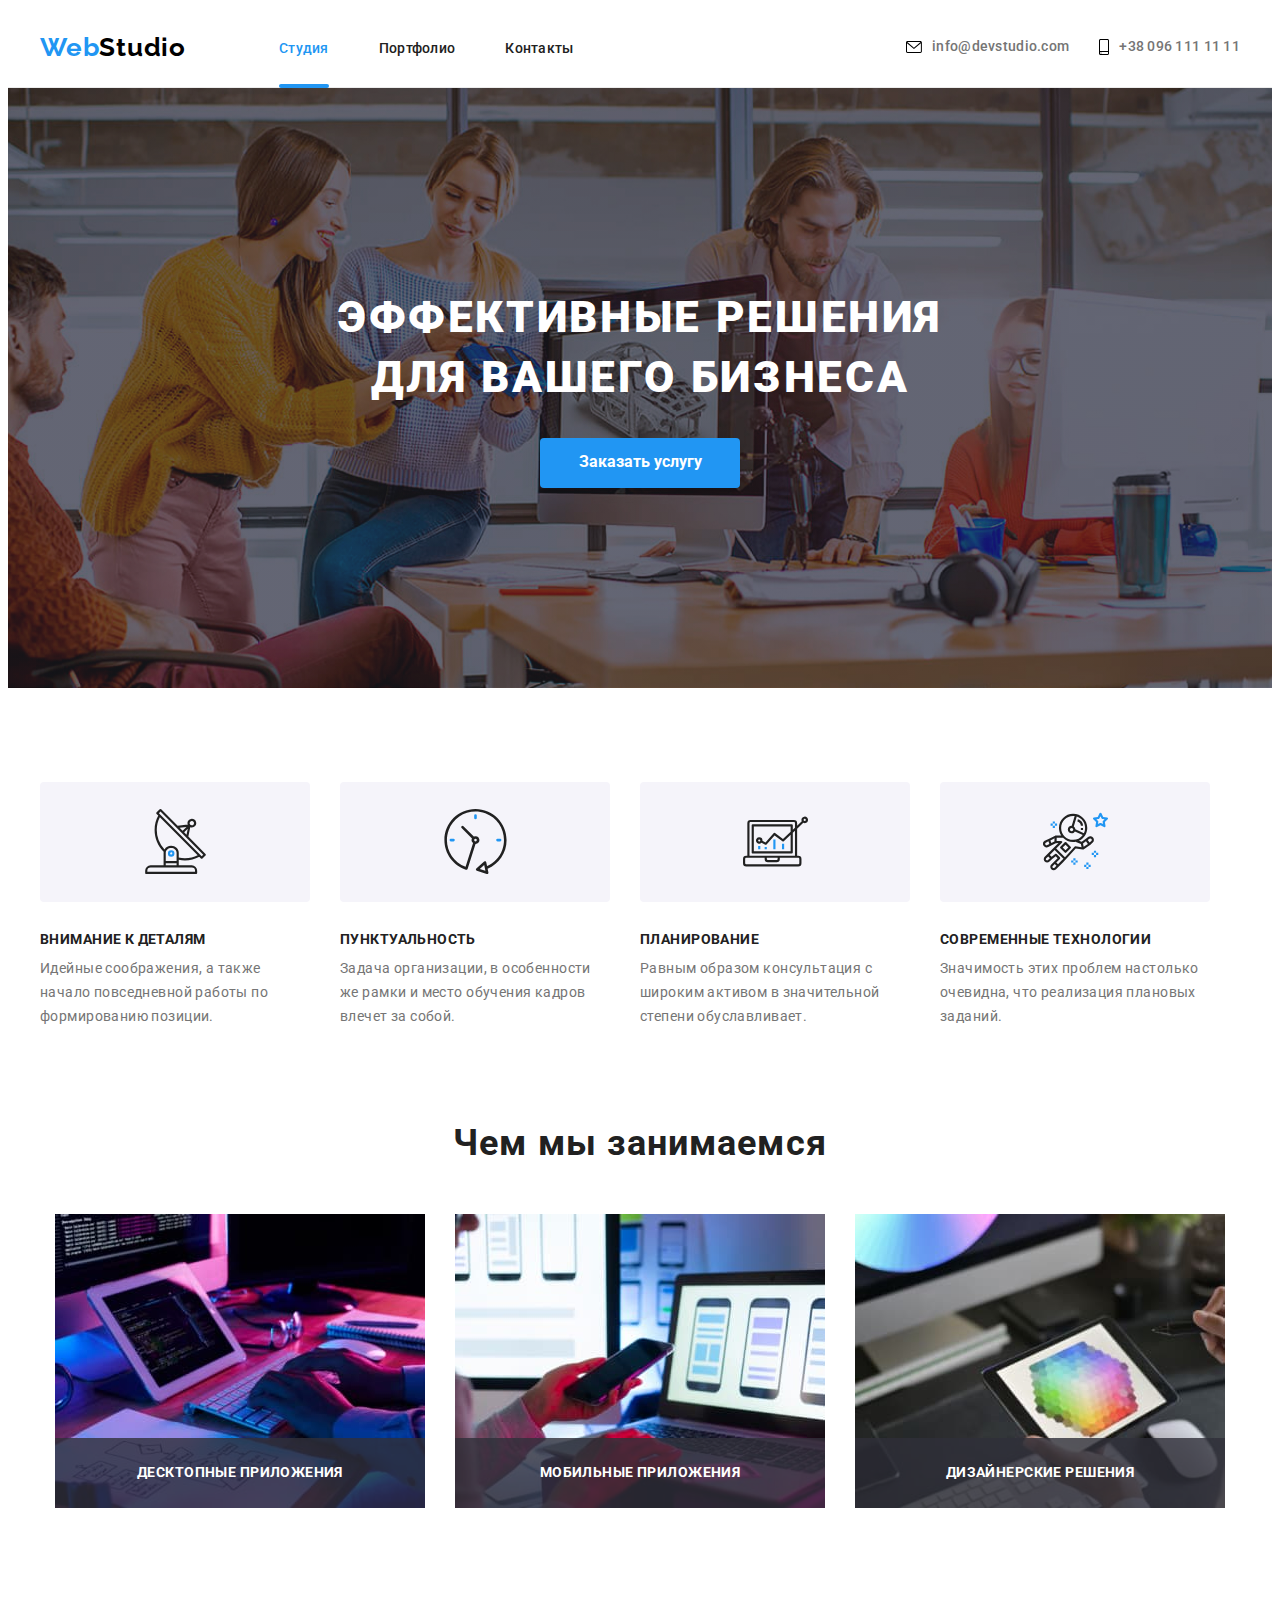
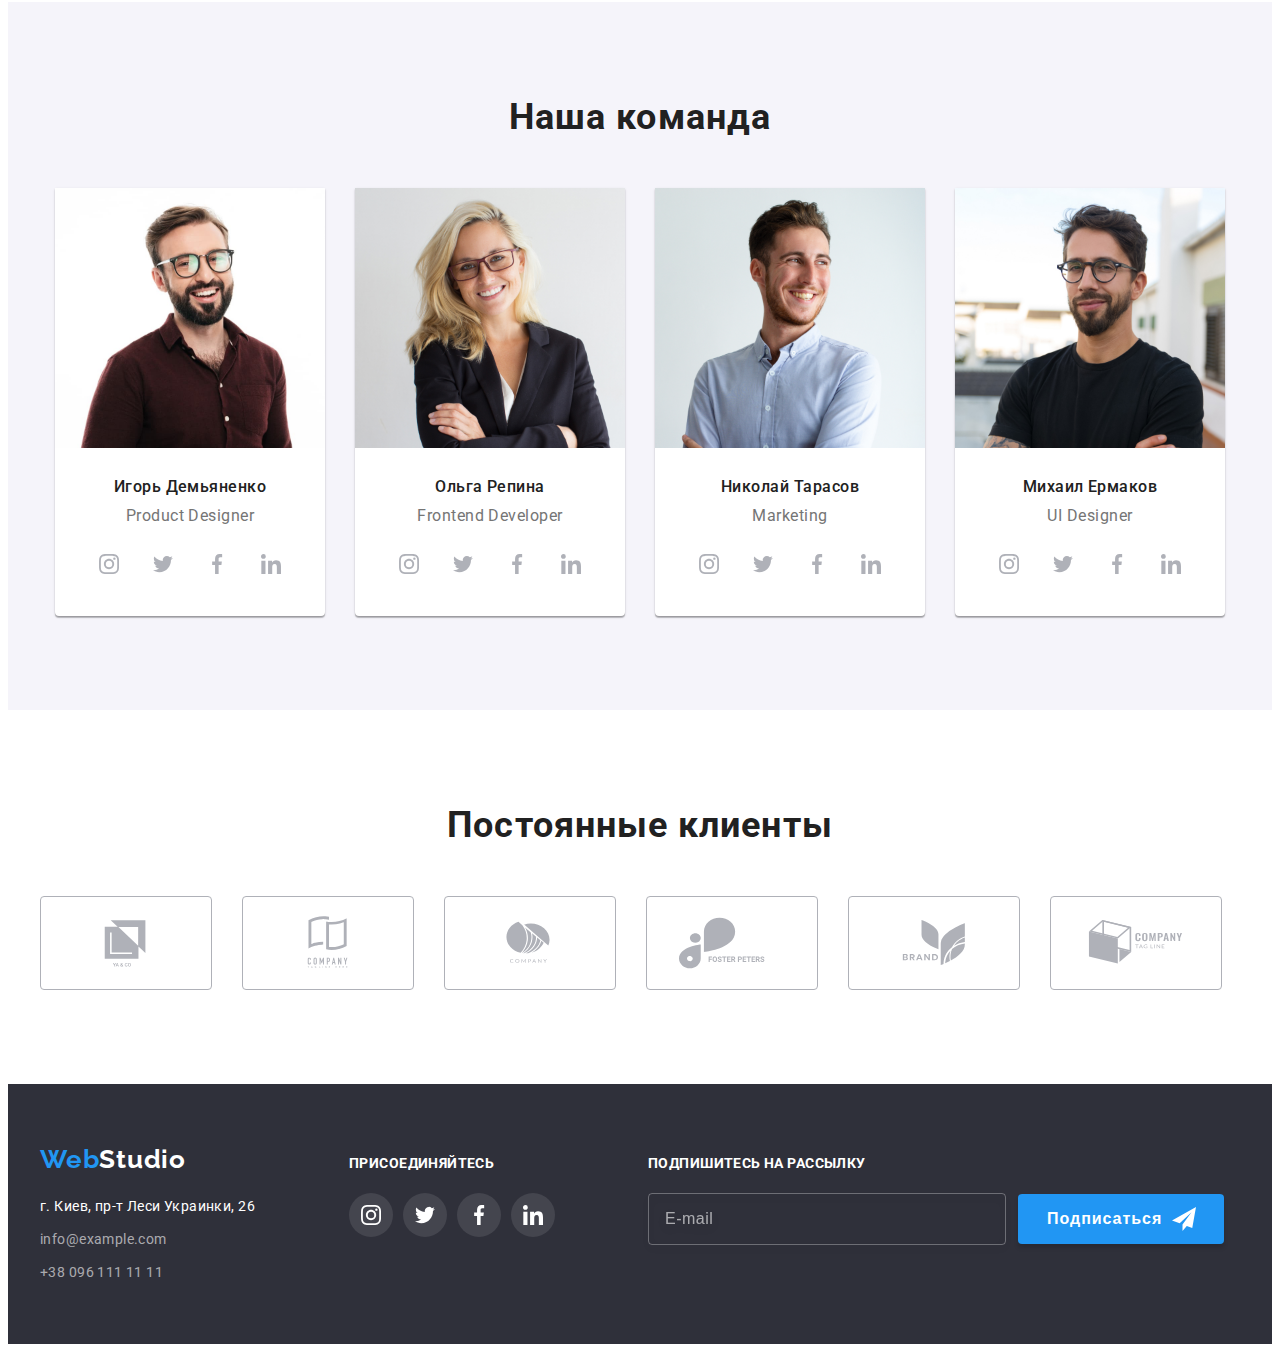
<file: index.html>
<!DOCTYPE html>
<html lang="ru">
  <head>
    <meta charset="UTF-8" />
    <meta http-equiv="X-UA-Compatible" content="IE=edge" />
    <meta name="viewport" content="width=device-width, initial-scale=1.0" />
    <link
      rel="stylesheet"
      href="https://cdnjs.cloudflare.com/ajax/libs/modern-normalize/1.1.0/modern-normalize.min.css"
      integrity="sha512-wpPYUAdjBVSE4KJnH1VR1HeZfpl1ub8YT/NKx4PuQ5NmX2tKuGu6U/JRp5y+Y8XG2tV+wKQpNHVUX03MfMFn9Q=="
      crossorigin="anonymous"
      referrerpolicy="no-referrer"
    />
    <link rel="stylesheet" href="./css/main.min.css" />
    <link rel="preconnect" href="https://fonts.googleapis.com" />
    <link rel="preconnect" href="https://fonts.gstatic.com" crossorigin />
    <link
      href="https://fonts.googleapis.com/css2?family=Raleway:wght@700&family=Roboto:wght@400;500;700;900&display=swap"
      rel="stylesheet"
    />
    <title>7 Homework</title>
  </head>

  <body>
    
    <header class="header">
      <div class="header__top container">
        <a class="logo header__logo" href="#logo"> Web<span class="header__logo-text">Studio</span></a>

        <nav class="header__nav">
          <ul class="header__nav-list">
            <li class="header__nav-list-item">
              <a class="header__nav-list-link current" href="./index.html">Студия</a>
            </li>
            <li class="header__nav-list-item">
              <a class="header__nav-list-link" href="./portfolio.html">Портфолио</a>
            </li>
            <li class="header__nav-list-item">
              <a class="header__nav-list-link" href="./contacts.html">Контакты</a>
            </li>
          </ul>
        </nav>

        <ul class="header__links">
          <li class="header__links-item">
            <a class="header__link" href="mailto:info@devstudio.com">
              <svg class="header__link-icon" width="16" height="12">
                <use href="./images/symbol-defs.svg#icon-envelope"></use>
              </svg>
              info@devstudio.com
            </a>
          </li>
          <li class="header__links-item">
            <a class="header__link" href="tel:+380961111111">
              <svg class="header__link-icon" width="10" height="16">
                <use href="./images/symbol-defs.svg#icon-phone"></use>
              </svg>
              +38 096 111 11 11</a
            >
          </li>
        </ul>
      </div>
    </header>

    <main class="main">
      <!-- banner  -->
      <section class="banner">
        <div class="container">
          <h1 class="banner__title">
            Эффективные решения<br />
            для вашего бизнеса
          </h1>
          <button class="banner__btn" type="button" data-modal-open>Заказать услугу</button>
        </div>
      </section>

      <!-- features  -->
      <section class="features">
        <div class="container">
          <h2 class="features-title visually-hidden">Наши особености</h2>

          <ul class="features__list">
            <li class="features__list-item">
              <div class="wrap-icons">
                <svg class="features__list-icon" width="65" height="65">
                  <use href="./images/symbol-defs.svg#icon-antenna"></use>
                </svg>
              </div>
              <h3 class="features__list-title">Внимание к деталям</h3>
              <p class="features__list-descr">
                Идейные соображения, а также начало повседневной работы по формированию позиции.
              </p>
            </li>
            <li class="features__list-item">
              <div class="wrap-icons">
                <svg class="features__list-icon" width="65" height="65">
                  <use href="./images/symbol-defs.svg#icon-clock"></use>
                </svg>
              </div>
              <h3 class="features__list-title">Пунктуальность</h3>
              <p class="features__list-descr">
                Задача организации, в особенности же рамки и место обучения кадров влечет за собой.
              </p>
            </li>
            <li class="features__list-item">
              <div class="wrap-icons">
                <svg class="features__list-icon" width="65" height="65">
                  <use href="./images/symbol-defs.svg#icon-diagram"></use>
                </svg>
              </div>
              <h3 class="features__list-title">Планирование</h3>
              <p class="features__list-descr">
                Равным образом консультация с широким активом в значительной степени обуславливает.
              </p>
            </li>
            <li class="features__list-item">
              <div class="wrap-icons">
                <svg class="features__list-icon" width="65" height="65">
                  <use href="./images/symbol-defs.svg#icon-astronaut"></use>
                </svg>
              </div>
              <h3 class="features__list-title">Современные технологии</h3>
              <p class="features__list-descr">
                Значимость этих проблем настолько очевидна, что реализация плановых заданий.
              </p>
            </li>
          </ul>
        </div>
      </section>

      <!-- about -->
      <section class="about">
        <div class="container">
          <h2 class="about-title">Чем мы занимаемся</h2>

          <ul class="about__list">
            <li class="about__list-item">
              <a class="about__list-link" href="#">
                <img width="370" src="./images/make-website.jpg" alt="make up a website" />
                <p class="about__list-descr">Десктопные приложения</p>
              </a>
            </li>

            <li class="about__list-item">
              <a class="about__list-link" href="#">
                <img width="370" src="./images/design.jpg" alt="design" />
                <p class="about__list-descr">Мобильные приложения</p>
              </a>
            </li>

            <li class="about__list-item">
              <a class="about__list-link" href="#">
                <img width="370" src="./images/external-design.jpg" alt="external design" />
                <p class="about__list-descr">Дизайнерские решения</p>
              </a>
            </li>
          </ul>
        </div>
      </section>

      <!-- team -->
      <section class="team">
        <div class="container">
          <h2 class="team-title">Наша команда</h2>

          <ul class="team-list">
            <li class="team__list-item">
              <img width="270" src="./images/profile1.jpg" alt="profile" />
              <div class="team-wrap">
                <h3 class="team__list-title">Игорь Демьяненко</h3>
                <p class="team__list-descr" lang="en">Product Designer</p>

                <ul class="soc-list">
                  <li class="soc-list__item">
                    <a class="soc-list__link" href="#instagram">
                      <svg class="soc-icon" width="20" height="20">
                        <use href="./images/symbol-defs.svg#icon-instagram"></use>
                      </svg>
                    </a>
                  </li>
                  <li class="soc-list__item">
                    <a class="soc-list__link" href="#twitter">
                      <svg class="soc-icon" width="20" height="20">
                        <use href="./images/symbol-defs.svg#icon-twitter"></use>
                      </svg>
                    </a>
                  </li>
                  <li class="soc-list__item">
                    <a class="soc-list__link" href="#facebook">
                      <svg class="soc-icon" width="20" height="20">
                        <use href="./images/symbol-defs.svg#icon-facebook"></use>
                      </svg>
                    </a>
                  </li>
                  <li class="soc-list__item">
                    <a class="soc-list__link" href="#linkedin">
                      <svg class="soc-icon" width="20" height="20">
                        <use href="./images/symbol-defs.svg#icon-linkedin"></use>
                      </svg>
                    </a>
                  </li>
                </ul>
              </div>
            </li>
            <li class="team__list-item">
              <img width="270" src="./images/profile2.jpg" alt="profile" />
              <div class="team-wrap">
                <h3 class="team__list-title">Ольга Репина</h3>
                <p class="team__list-descr" lang="en">Frontend Developer</p>

                <ul class="soc-list">
                  <li class="soc-list__item">
                    <a class="soc-list__link" href="#instagram">
                      <svg class="soc-icon" width="20" height="20">
                        <use href="./images/symbol-defs.svg#icon-instagram"></use>
                      </svg>
                    </a>
                  </li>
                  <li class="soc-list__item">
                    <a class="soc-list__link" href="#twitter">
                      <svg class="soc-icon" width="20" height="20">
                        <use href="./images/symbol-defs.svg#icon-twitter"></use>
                      </svg>
                    </a>
                  </li>
                  <li class="soc-list__item">
                    <a class="soc-list__link" href="#facebook">
                      <svg class="soc-icon" width="20" height="20">
                        <use href="./images/symbol-defs.svg#icon-facebook"></use>
                      </svg>
                    </a>
                  </li>
                  <li class="soc-list__item">
                    <a class="soc-list__link" href="#linkedin">
                      <svg class="soc-icon" width="20" height="20">
                        <use href="./images/symbol-defs.svg#icon-linkedin"></use>
                      </svg>
                    </a>
                  </li>
                </ul>
              </div>
            </li>
            <li class="team__list-item">
              <img width="270" src="./images/profile3.jpg" alt="profile" />
              <div class="team-wrap">
                <h3 class="team__list-title">Николай Тарасов</h3>
                <p class="team__list-descr" lang="en">Marketing</p>

                <ul class="soc-list">
                  <li class="soc-list__item">
                    <a class="soc-list__link" href="#instagram">
                      <svg width="20" height="20">
                        <use href="./images/symbol-defs.svg#icon-instagram"></use>
                      </svg>
                    </a>
                  </li>
                  <li class="soc-list__item">
                    <a class="soc-list__link" href="#twitter">
                      <svg width="20" height="20">
                        <use href="./images/symbol-defs.svg#icon-twitter"></use>
                      </svg>
                    </a>
                  </li>
                  <li class="soc-list__item">
                    <a class="soc-list__link" href="#facebook">
                      <svg width="20" height="20">
                        <use href="./images/symbol-defs.svg#icon-facebook"></use>
                      </svg>
                    </a>
                  </li>
                  <li class="soc-list__item">
                    <a class="soc-list__link" href="#linkedin">
                      <svg width="20" height="20">
                        <use href="./images/symbol-defs.svg#icon-linkedin"></use>
                      </svg>
                    </a>
                  </li>
                </ul>
              </div>
            </li>
            <li class="team__list-item">
              <img width="270" src="./images/profile4.jpg" alt="profile" />
              <div class="team-wrap">
                <h3 class="team__list-title">Михаил Ермаков</h3>
                <p class="team__list-descr" lang="en">UI Designer</p>

                <ul class="soc-list">
                  <li class="soc-list__item">
                    <a class="soc-list__link" href="#instagram">
                      <svg width="20" height="20">
                        <use href="./images/symbol-defs.svg#icon-instagram"></use>
                      </svg>
                    </a>
                  </li>
                  <li class="soc-list__item">
                    <a class="soc-list__link" href="#twitter">
                      <svg width="20" height="20">
                        <use href="./images/symbol-defs.svg#icon-twitter"></use>
                      </svg>
                    </a>
                  </li>
                  <li class="soc-list__item">
                    <a class="soc-list__link" href="#facebook">
                      <svg width="20" height="20">
                        <use href="./images/symbol-defs.svg#icon-facebook"></use>
                      </svg>
                    </a>
                  </li>
                  <li class="soc-list__item">
                    <a class="soc-list__link" href="#linkedin">
                      <svg width="20" height="20">
                        <use href="./images/symbol-defs.svg#icon-linkedin"></use>
                      </svg>
                    </a>
                  </li>
                </ul>
              </div>
            </li>
          </ul>
        </div>
      </section>

      <!-- client -->
      <section class="client">
        <div class="container">
          <h2 class="about-title">Постоянные клиенты</h2>
          <ul class="client-list">
            <li class="client__list-item">
              <a class="client__list-link" href="#">
                <svg width="106" height="60">
                  <use href="./images/symbol-defs.svg#icon-logo-1"></use>
                </svg>
              </a>
            </li>
            <li class="client__list-item">
              <a class="client__list-link" href="#">
                <svg width="106" height="60">
                  <use href="./images/symbol-defs.svg#icon-logo-2"></use>
                </svg>
              </a>
            </li>
            <li class="client__list-item">
              <a class="client__list-link" href="#">
                <svg width="106" height="60">
                  <use href="./images/symbol-defs.svg#icon-logo-3"></use>
                </svg>
              </a>
            </li>
            <li class="client__list-item">
              <a class="client__list-link" href="#">
                <svg width="106" height="60">
                  <use href="./images/symbol-defs.svg#icon-logo-4"></use>
                </svg>
              </a>
            </li>
            <li class="client__list-item">
              <a class="client__list-link" href="#">
                <svg width="106" height="60">
                  <use href="./images/symbol-defs.svg#icon-logo-5"></use>
                </svg>
              </a>
            </li>
            <li class="client__list-item">
              <a class="client__list-link" href="#">
                <svg width="106" height="60">
                  <use href="./images/symbol-defs.svg#icon-logo-6"></use>
                </svg>
              </a>
            </li>
          </ul>
        </div>
      </section>
    </main>

    <footer class="footer">
      <div class="container footer-wrap">
        <address class="footer-address">
          <a class="logo -logo-footer" href="#logo"
            >Web
            <span class="-link-light">Studio</span>
          </a>

          <ul class="footer-list">
            <li class="footer__list-item">
              <a
                class="footer__list-link -link-light"
                href="https://bit.ly/3pXMvUd"
                target="_blank"
                rel="noopener noreferrer"
              >
                г. Киев, пр-т Леси Украинки, 26
              </a>
            </li>

            <li class="footer__list-item">
              <a class="footer__list-link" href="mailto:info@devstudio.com">info@example.com</a>
            </li>

            <li class="footer__list-item">
              <a class="footer__list-link" href="tel:+380961111111">+38 096 111 11 11</a>
            </li>
          </ul>
        </address>

        <div class="footer__soc-links">
          <h3 class="footer__soc-title">присоединяйтесь</h3>

          <ul class="footer__soc-list">
            <li class="footer__soc-item">
              <a class="footer__soc-link" href="#">
                <svg width="20" height="20">
                  <use href="images/symbol-defs.svg#icon-instagram"></use>
                </svg>
              </a>
            </li>

            <li class="footer__soc-item">
              <a class="footer__soc-link" href="#">
                <svg width="20" height="20">
                  <use href="images/symbol-defs.svg#icon-twitter"></use>
                </svg>
              </a>
            </li>

            <li class="footer__soc-item">
              <a class="footer__soc-link" href="#">
                <svg width="20" height="20">
                  <use href="images/symbol-defs.svg#icon-facebook"></use>
                </svg>
              </a>
            </li>

            <li class="footer__soc-item">
              <a class="footer__soc-link" href="#">
                <svg width="20" height="20">
                  <use href="images/symbol-defs.svg#icon-linkedin"></use>
                </svg>
              </a>
            </li>
          </ul>
        </div>

        <div class="footer__form-wrap">
          <h2 class="footer__form-title">Подпишитесь на рассылку</h2>

          <form class="form">
            <label for="footer-email" class="form-email"></label>

            <input type="email" placeholder="E-mail" id="footer-email" class="form-input" required />

            <button class="form-button" type="submit">
              Подписаться

              <svg class="form__button-icon" width="24" height="24">
                <use href="./images/symbol-defs.svg#icon-send"></use>
              </svg>
            </button>
          </form>
        </div>
      </div>
    </footer>

    <!-- Modal  -->
    <div class="backdrop is-hidden" data-modal>
      <div class="modal">
        <button class="modal-close" data-modal-close>
          <svg width="18" height="18" class="icon-close-btn">
            <use href="./images/symbol-defs.svg#icon-close"></use>
          </svg>
        </button>

        <h2 class="modal-title">Оставьте свои данные, мы вам перезвоним</h2>

        <form class="modal-form">
          <div class="modal-form__wrap">
            <label class="modal-form__label" for="user-name"> Имя </label>

            <div class="modal-input-container">
              <input class="modal-form__input" type="text" id="user-name" name="user-name" required />

              <svg class="modal-form__icon" width="18" height="18">
                <use href="./images/symbol-defs.svg#icon-user"></use>
              </svg>
            </div>
          </div>

          <div class="modal-form__wrap">
            <label class="modal-form__label" for="user-tel"> Телефон </label>
            <div class="modal-input-container">
              <input class="modal-form__input" type="tel" id="user-tel" name="user-tel" required />

              <svg class="modal-form__icon" width="18" height="18">
                <use href="./images/symbol-defs.svg#icon-tel"></use>
              </svg>
            </div>
          </div>

          <div class="modal-form__wrap">
            <label class="modal-form__label" for="user-email"> Почта </label>
            <div class="modal-input-container">
              <input class="modal-form__input" type="email" id="user-email" name="user-email" required />

              <svg class="modal-form__icon" width="18" height="18">
                <use href="./images/symbol-defs.svg#icon-email"></use>
              </svg>
            </div>
          </div>

          <div class="modal-form__comment">
            <label class="modal-form__label" for="textarea">Комментарий</label>

            <textarea class="modal-form__textarea" name="textarea" id="textarea" placeholder="Введите текст"></textarea>
          </div>

          <div class="checkbox-wrap">
            <input class="modal-checkbox visually-hidden" type="checkbox" name="check" id="check" required />

            <label for="check" class="checkbox-wrap__label">
              <span class="modal-check-icon">
                <svg class="icon-check" width="16" height="15">
                  <use href="./images/symbol-defs.svg#icon-check"></use>
                </svg>
              </span>

              <b class="check-text">
                Соглашаюсь с рассылкой и принимаю <span class="check-span">Условия договора</span>
              </b>
            </label>
          </div>
          <button type="submit" class="modal-form__btn">Отправить</button>
        </form>
      </div>
    </div>

    <script src="./js/modal.js"></script>
  </body>
</html>
</file>
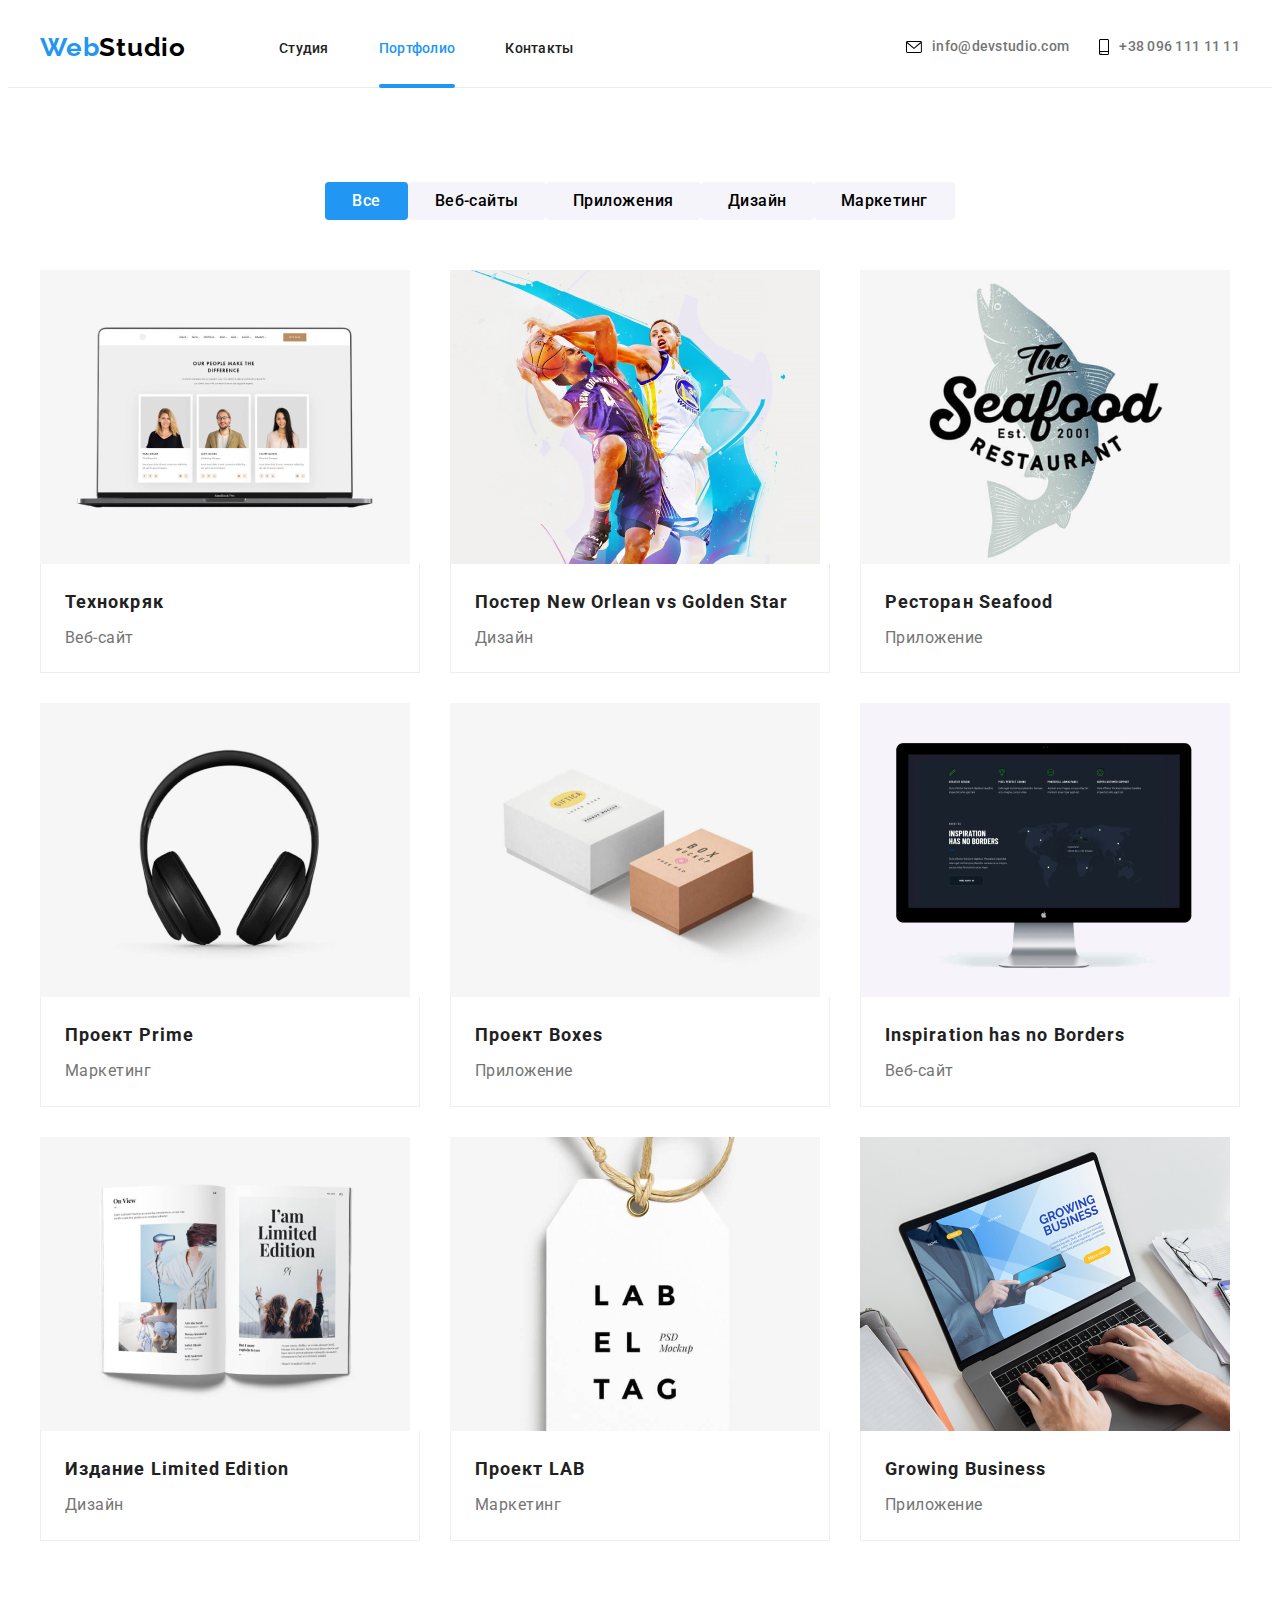
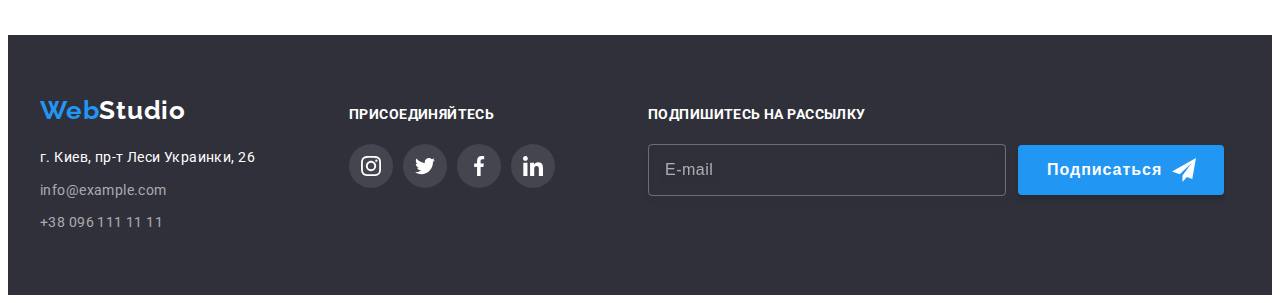
<file: portfolio.html>
<!DOCTYPE html>
<html lang="ru">
  <head>
    <meta charset="UTF-8" />
    <meta http-equiv="X-UA-Compatible" content="IE=edge" />
    <meta name="viewport" content="width=device-width, initial-scale=1.0" />
    <link
      rel="stylesheet"
      href="https://cdnjs.cloudflare.com/ajax/libs/modern-normalize/1.1.0/modern-normalize.min.css"
      integrity="sha512-wpPYUAdjBVSE4KJnH1VR1HeZfpl1ub8YT/NKx4PuQ5NmX2tKuGu6U/JRp5y+Y8XG2tV+wKQpNHVUX03MfMFn9Q=="
      crossorigin="anonymous"
      referrerpolicy="no-referrer"
    />
    <!-- <link rel="stylesheet" href="./css/styles.css" /> -->
    <link rel="stylesheet" href="./css/main.min.css" />
    <link rel="preconnect" href="https://fonts.googleapis.com" />
    <link rel="preconnect" href="https://fonts.gstatic.com" crossorigin />
    <link
      href="https://fonts.googleapis.com/css2?family=Raleway:wght@700&family=Roboto:wght@400;500;700;900&display=swap"
      rel="stylesheet"
    />
    <title>7 Homework</title>
  </head>

  <body>
    <header class="header">
      <div class="header__top container">
        <a class="logo header__logo" href="#logo"> Web<span class="header__logo-text">Studio</span></a>

        <nav class="header__nav">
          <ul class="header__nav-list">
            <li class="header__nav-list-item">
              <a class="header__nav-list-link" href="./index.html">Студия</a>
            </li>
            <li class="header__nav-list-item">
              <a class="header__nav-list-link current" href="./portfolio.html">Портфолио</a>
            </li>
            <li class="header__nav-list-item">
              <a class="header__nav-list-link" href="./contacts.html">Контакты</a>
            </li>
          </ul>
        </nav>

        <ul class="header__links">
          <li class="header__links-item">
            <a class="header__link" href="mailto:info@devstudio.com">
              <svg class="header__link-icon" width="16" height="12">
                <use href="./images/symbol-defs.svg#icon-envelope"></use>
              </svg>
              info@devstudio.com
            </a>
          </li>
          <li class="header__links-item">
            <a class="header__link" href="tel:+380961111111">
              <svg class="header__link-icon" width="10" height="16">
                <use href="./images/symbol-defs.svg#icon-phone"></use>
              </svg>
              +38 096 111 11 11</a
            >
          </li>
        </ul>
      </div>
    </header>
    <main class="main">

      <section class="main__filter">

        <div class="container">

          <h1 class="visually-hidden">Секция Фильтров</h1>

          <ul class="main-list">

            <li class="main-list__item">
              <button class="main-list__btn current" type="button">Все</button>
            </li>

            <li class="main-list__item">
              <button class="main-list__btn" type="button">Веб-сайты</button>
            </li>

            <li class="main-list__item">
              <button class="main-list__btn" type="button">Приложения</button>
            </li>

            <li class="main-list__item">
              <button class="main-list__btn" type="button">Дизайн</button>
            </li>

            <li class="main-list__item">
              <button class="main-list__btn" type="button">Маркетинг</button>
            </li>

          </ul>

          <div class="section-store">

            <ul class="store section-store__list">

              <li class="store-item">

                <a class="store-item__link" href="#">

                  <div class="store-wrapper">
                    <img width="370" src="./images/portfolio/01.jpg" alt="Website" />
                    <p class="store-wrapper__descr">
                      Ресурс предлагает комплексные предложения с разным уровнем функционала и сервисов. Все это
                      позволит посетителю получить исчерпывающие сведения о компании или частном лице.
                    </p>
                  </div>

                  <div class="store-wrap">

                    <h3 class="store-wrap__title">Технокряк</h3>

                    <p class="store-wrap__descr">Веб-сайт</p>

                  </div>

                </a>

              </li>

              <li class="store-item">
                <a class="store-item__link" href="#">
                  <div class="store-wrapper">
                    <img width="370" src="./images/portfolio/02.jpg" alt="Design" />
                    <p class="store-wrapper__descr">
                      Ресурс предлагает комплексные предложения с разным уровнем функционала и сервисов. Все это
                      позволит посетителю получить исчерпывающие сведения о компании или частном лице.
                    </p>
                  </div>
                  <div class="store-wrap">
                    <h3 class="store-wrap__title">Постер New Orlean vs Golden Star</h3>
                    <p class="store-wrap__descr">Дизайн</p>
                  </div>
                </a>
              </li>
              <li class="store-item">
                <a class="store-item__link" href="#">
                  <div class="store-wrapper">
                    <img width="370" src="./images/portfolio/03.jpg" alt="Application" />
                    <p class="store-wrapper__descr">
                      Ресурс предлагает комплексные предложения с разным уровнем функционала и сервисов. Все это
                      позволит посетителю получить исчерпывающие сведения о компании или частном лице.
                    </p>
                  </div>
                  <div class="store-wrap">
                    <h3 class="store-wrap__title">Ресторан Seafood</h3>
                    <p class="store-wrap__descr">Приложение</p>
                  </div>
                </a>
              </li>
              <li class="store-item">
                <a class="store-item__link" href="#">
                  <div class="store-wrapper">
                    <img width="370" src="./images/portfolio/04.jpg" alt="Marketing" />
                    <p class="store-wrapper__descr">
                      Ресурс предлагает комплексные предложения с разным уровнем функционала и сервисов. Все это
                      позволит посетителю получить исчерпывающие сведения о компании или частном лице.
                    </p>
                  </div>
                  <div class="store-wrap">
                    <h3 class="store-wrap__title">Проект Prime</h3>
                    <p class="store-wrap__descr">Маркетинг</p>
                  </div>
                </a>
              </li>
              <li class="store-item">
                <a class="store-item__link" href="#">
                  <div class="store-wrapper">
                    <img width="370" src="./images/portfolio/05.jpg" alt="Application" />
                    <p class="store-wrapper__descr">
                      Ресурс предлагает комплексные предложения с разным уровнем функционала и сервисов. Все это
                      позволит посетителю получить исчерпывающие сведения о компании или частном лице.
                    </p>
                  </div>
                  <div class="store-wrap">
                    <h3 class="store-wrap__title">Проект Boxes</h3>
                    <p class="store-wrap__descr">Приложение</p>
                  </div>
                </a>
              </li>
              <li class="store-item">
                <a class="store-item__link" href="#">
                  <div class="store-wrapper">
                    <img width="370" src="./images/portfolio/06.jpg" alt="Website" />
                    <p class="store-wrapper__descr">
                      Ресурс предлагает комплексные предложения с разным уровнем функционала и сервисов. Все это
                      позволит посетителю получить исчерпывающие сведения о компании или частном лице.
                    </p>
                  </div>
                  <div class="store-wrap">
                    <h3 class="store-wrap__title">Inspiration has no Borders</h3>
                    <p class="store-wrap__descr">Веб-сайт</p>
                  </div>
                </a>
              </li>
              <li class="store-item">
                <a class="store-item__link" href="#">
                  <div class="store-wrapper">
                    <img width="370" src="./images/portfolio/07.jpg" alt="Design" />
                    <p class="store-wrapper__descr">
                      Ресурс предлагает комплексные предложения с разным уровнем функционала и сервисов. Все это
                      позволит посетителю получить исчерпывающие сведения о компании или частном лице.
                    </p>
                  </div>
                  <div class="store-wrap">
                    <h3 class="store-wrap__title">Издание Limited Edition</h3>
                    <p class="store-wrap__descr">Дизайн</p>
                  </div>
                </a>
              </li>
              <li class="store-item">
                <a class="store-item__link" href="#">
                  <div class="store-wrapper">
                    <img width="370" src="./images/portfolio/08.jpg" alt="Marketing" />
                    <p class="store-wrapper__descr">
                      Ресурс предлагает комплексные предложения с разным уровнем функционала и сервисов. Все это
                      позволит посетителю получить исчерпывающие сведения о компании или частном лице.
                    </p>
                  </div>
                  <div class="store-wrap">
                    <h3 class="store-wrap__title">Проект LAB</h3>
                    <p class="store-wrap__descr">Маркетинг</p>
                  </div>
                </a>
              </li>
              <li class="store-item">
                <a class="store-item__link" href="#">
                  <div class="store-wrapper">
                    <img width="370" src="./images/portfolio/09.jpg" alt="Application" />
                    <p class="store-wrapper__descr">
                      Ресурс предлагает комплексные предложения с разным уровнем функционала и сервисов. Все это
                      позволит посетителю получить исчерпывающие сведения о компании или частном лице.
                    </p>
                  </div>
                  <div class="store-wrap">
                    <h3 class="store-wrap__title">Growing Business</h3>
                    <p class="store-wrap__descr">Приложение</p>
                  </div>
                </a>
              </li>
            </ul>

          </div>

        </div>

      </section>

    </main>
    <footer class="footer">
      <div class="container footer-wrap">
        <address class="footer-address">
          <a class="logo -logo-footer" href="#logo"
            >Web
            <span class="-link-light">Studio</span>
          </a>

          <ul class="footer-list">
            <li class="footer__list-item">
              <a
                class="footer__list-link -link-light"
                href="https://bit.ly/3pXMvUd"
                target="_blank"
                rel="noopener noreferrer"
              >
                г. Киев, пр-т Леси Украинки, 26
              </a>
            </li>

            <li class="footer__list-item">
              <a class="footer__list-link" href="mailto:info@devstudio.com">info@example.com</a>
            </li>

            <li class="footer__list-item">
              <a class="footer__list-link" href="tel:+380961111111">+38 096 111 11 11</a>
            </li>
          </ul>
        </address>

        <div class="footer__soc-links">
          <h3 class="footer__soc-title">присоединяйтесь</h3>

          <ul class="footer__soc-list">
            <li class="footer__soc-item">
              <a class="footer__soc-link" href="#">
                <svg width="20" height="20">
                  <use href="images/symbol-defs.svg#icon-instagram"></use>
                </svg>
              </a>
            </li>

            <li class="footer__soc-item">
              <a class="footer__soc-link" href="#">
                <svg width="20" height="20">
                  <use href="images/symbol-defs.svg#icon-twitter"></use>
                </svg>
              </a>
            </li>

            <li class="footer__soc-item">
              <a class="footer__soc-link" href="#">
                <svg width="20" height="20">
                  <use href="images/symbol-defs.svg#icon-facebook"></use>
                </svg>
              </a>
            </li>

            <li class="footer__soc-item">
              <a class="footer__soc-link" href="#">
                <svg width="20" height="20">
                  <use href="images/symbol-defs.svg#icon-linkedin"></use>
                </svg>
              </a>
            </li>
          </ul>
        </div>

        <div class="footer__form-wrap">
          <h2 class="footer__form-title">Подпишитесь на рассылку</h2>

          <form class="form">
            <label for="footer__email" class="form-email"></label>

            <input type="email" placeholder="E-mail" id="footer-email" class="form-input" required />

            <button class="form-button" type="submit">
              Подписаться

              <svg class="form__button-icon" width="24" height="24">
                <use href="./images/symbol-defs.svg#icon-send"></use>
              </svg>
            </button>
          </form>
        </div>
      </div>
    </footer>
  </body>
</html>
</file>
<file: css/main.min.css>
body{font-family:"Roboto",sans-serif}img{display:block;max-width:100%;height:auto}.container{margin:0 auto;width:1200px;padding:0 15px}section h2{color:#212121;font-weight:700;font-size:36px;text-align:center;letter-spacing:.03em}p,h1,h2,h3,h4,h5,h6{margin:0}ul{margin:0;padding-left:0}ul li{list-style:none;margin:0;padding:0}button{cursor:pointer}a{text-decoration:none;color:#000}.no-scroll{overflow-y:hidden}.visually-hidden{position:absolute;width:1px;height:1px;margin:-1px;border:0;padding:0;white-space:nowrap;-webkit-clip-path:inset(100%);clip-path:inset(100%);clip:rect(0 0 0 0);overflow:hidden}.header{border-bottom:1px solid #ececec;padding:24px 0 24px 0}.header__top{display:-webkit-box;display:-ms-flexbox;display:flex;-webkit-box-align:center;-ms-flex-align:center;align-items:center;-webkit-transition:fill 250ms cubic-bezier(0.4, 0, 0.2, 1),color 250ms cubic-bezier(0.4, 0, 0.2, 1);transition:fill 250ms cubic-bezier(0.4, 0, 0.2, 1),color 250ms cubic-bezier(0.4, 0, 0.2, 1)}.header__logo-text{color:#000}.header__nav-list{display:-webkit-box;display:-ms-flexbox;display:flex}.header__nav-list-link{color:#212121;font-size:14px;font-weight:500;line-height:1.14;letter-spacing:.02em;position:relative;-webkit-transition:color 250ms cubic-bezier(0.4, 0, 0.2, 1);transition:color 250ms cubic-bezier(0.4, 0, 0.2, 1)}.header__nav-list-link:hover{color:#2196f3;fill:currentColor}.header__nav-list-link:focus{color:#2196f3;fill:currentColor}.header__nav-list-link+:hover::after .header__nav-list-link+:focus::after{background:#2196f3}.header__nav-list-item:not(:last-child){margin-right:50px}.header__nav-list-link.current{color:#2196f3;background:rgba(0,0,0,0)}.header__nav-list-link.current::after{content:"";position:absolute;width:100%;height:4px;background-color:#2196f3;border-radius:2px;left:0;top:44px}.header__links{display:-webkit-box;display:-ms-flexbox;display:flex;margin-left:auto}.header__links li:not(:last-child){margin-right:30px}.header__link{display:-webkit-box;display:-ms-flexbox;display:flex;-webkit-box-align:center;-ms-flex-align:center;align-items:center;color:#757575;font-size:14px;font-weight:500;line-height:1.14;letter-spacing:.02em;-webkit-transition:fill 250ms cubic-bezier(0.4, 0, 0.2, 1),color 250ms cubic-bezier(0.4, 0, 0.2, 1);transition:fill 250ms cubic-bezier(0.4, 0, 0.2, 1),color 250ms cubic-bezier(0.4, 0, 0.2, 1)}.header__link:hover{color:#2196f3;fill:currentColor}.header__link:focus{color:#2196f3;fill:currentColor}.header__link-icon{margin-right:10px}.logo{font-family:"Raleway",sans-serif;font-weight:700;font-size:26px;line-height:1.19;letter-spacing:.03em;color:#2196f3;margin-right:93px}.-logo-footer{display:-webkit-box;display:-ms-flexbox;display:flex;margin-bottom:20px}.banner{max-width:1600px;margin:0 auto;padding-top:200px;padding-bottom:200px;background-color:#2f303a;background-position:center;background-repeat:no-repeat;background-image:-webkit-gradient(linear, left top, right top, from(rgba(47, 48, 58, 0.4)), to(rgba(47, 48, 58, 0.4))),url("../images/banner.jpg");background-image:linear-gradient(to right, rgba(47, 48, 58, 0.4), rgba(47, 48, 58, 0.4)),url("../images/banner.jpg");text-align:center}.banner .banner__title{font-weight:900;font-size:44px;line-height:1.36;text-align:center;letter-spacing:.06em;text-transform:uppercase;color:#fff}.banner__btn{width:200px;height:50px;font-family:inherit;font-weight:700;font-size:16px;line-height:1.8;color:#fff;background:#2196f3;-webkit-box-shadow:0px 4px 4px rgba(0,0,0,.15);box-shadow:0px 4px 4px rgba(0,0,0,.15);border-radius:4px;cursor:pointer;margin-top:30px;border:none;-webkit-transition:background 250ms cubic-bezier(0.4, 0, 0.2, 1);transition:background 250ms cubic-bezier(0.4, 0, 0.2, 1)}.banner__btn:hover{background:#188ce8}.banner__btn:focus{background:#188ce8}.about{padding-top:94px;padding-bottom:94px}.about-title{margin-bottom:50px}.about__list{display:-webkit-box;display:-ms-flexbox;display:flex;-webkit-box-pack:center;-ms-flex-pack:center;justify-content:center}.about__list .about__list-descr{position:absolute;bottom:0;font-weight:700;font-size:14px;line-height:1.14;letter-spacing:.03em;left:0;width:100%;text-transform:uppercase;color:#fff;display:-webkit-box;display:-ms-flexbox;display:flex;-webkit-box-align:center;-ms-flex-align:center;align-items:center;-webkit-box-pack:center;-ms-flex-pack:center;justify-content:center;background:rgba(47,48,58,.8);padding:27px 0px}.about__list-item{position:relative}.about__list-item:not(:last-child){margin-right:30px}.features{padding-top:94px}.features__list{display:-webkit-box;display:-ms-flexbox;display:flex}.features__list .features__list-title{font-weight:700;font-size:14px;line-height:1.1;letter-spacing:.03em;text-transform:uppercase;margin-bottom:10px;color:#212121}.features__list-item{width:270px;text-align:left}.features__list-item:not(:last-child){margin-right:30px}.features__list-descr{font-size:14px;line-height:1.7;letter-spacing:.03em;color:#757575}.wrap-icons{display:-webkit-box;display:-ms-flexbox;display:flex;-webkit-box-align:center;-ms-flex-align:center;align-items:center;min-height:120px;background:#f5f4fa;border-radius:4px;margin-bottom:30px}.features__list-icon{margin:0 auto}.team{background:#f5f4fa;padding-top:94px;padding-bottom:94px}.team-title{margin-bottom:50px}.team-list{display:-webkit-box;display:-ms-flexbox;display:flex;-webkit-box-pack:center;-ms-flex-pack:center;justify-content:center}.team__list-item{background:#fff;-webkit-box-shadow:0px 1px 3px rgba(0,0,0,.12),0px 1px 1px rgba(0,0,0,.14),0px 2px 1px rgba(0,0,0,.2);box-shadow:0px 1px 3px rgba(0,0,0,.12),0px 1px 1px rgba(0,0,0,.14),0px 2px 1px rgba(0,0,0,.2);border-radius:0px 0px 4px 4px}.team__list-item:not(:last-child){margin-right:30px}.team-wrap{padding:30px 0 30px 0}.team__list-title{font-weight:500;font-size:16px;line-height:1.18;text-align:center;letter-spacing:.03em;color:#212121}.team__list-descr{line-height:1.18;text-align:center;letter-spacing:.03em;color:#757575;margin-top:10px}.client{padding-top:94px;padding-bottom:94px;background:#fff}.client .client-list{display:-webkit-box;display:-ms-flexbox;display:flex}.client__list-item:not(:last-child){margin-right:30px}.client__list-link{width:170px;height:92px;display:-webkit-box;display:-ms-flexbox;display:flex;-webkit-box-pack:center;-ms-flex-pack:center;justify-content:center;-webkit-box-align:center;-ms-flex-align:center;align-items:center;border:1px solid #afb1b8;border-radius:4px;fill:#afb1b8;-webkit-transition:fill 250ms cubic-bezier(0.4, 0, 0.2, 1),border 250ms cubic-bezier(0.4, 0, 0.2, 1);transition:fill 250ms cubic-bezier(0.4, 0, 0.2, 1),border 250ms cubic-bezier(0.4, 0, 0.2, 1)}.client__list-link:hover{border-color:#2196f3;fill:#2196f3}.client__list-link:focus{border-color:#2196f3;fill:#2196f3}.soc-list{display:-webkit-box;display:-ms-flexbox;display:flex;-webkit-box-pack:center;-ms-flex-pack:center;justify-content:center;margin-top:16px}.soc-list .soc-list__item{fill:#afb1b8}.soc-list .soc-list__item:not(:last-child){margin-right:10px}.soc-list__item .soc-list__link:hover{fill:#fff;background:#2196f3}.soc-list__item .soc-list__link:focus{fill:#fff;background:#2196f3}.soc-list__link{display:-webkit-box;display:-ms-flexbox;display:flex;-webkit-box-align:center;-ms-flex-align:center;align-items:center;-webkit-box-pack:center;-ms-flex-pack:center;justify-content:center;width:44px;height:44px;border-radius:50%;fill:#afb1b8;-webkit-transition:fill 250ms cubic-bezier(0.4, 0, 0.2, 1),background 250ms cubic-bezier(0.4, 0, 0.2, 1);transition:fill 250ms cubic-bezier(0.4, 0, 0.2, 1),background 250ms cubic-bezier(0.4, 0, 0.2, 1)}footer{padding-top:60px;padding-bottom:60px;background:#2f303a}.footer-wrap{display:-webkit-box;display:-ms-flexbox;display:flex;-webkit-box-align:baseline;-ms-flex-align:baseline;align-items:baseline}.footer-address{font-style:normal}.footer-list{margin:0;padding:0}.footer__list-item:not(:last-child){margin-bottom:9px}.footer__list-link{color:rgba(255,255,255,.6);font-size:14px;line-height:1.7;letter-spacing:.03em;-webkit-transition:color 250ms cubic-bezier(0.4, 0, 0.2, 1);transition:color 250ms cubic-bezier(0.4, 0, 0.2, 1)}.-link-light{color:#fff}.footer__list-link:hover{color:#2196f3}.footer__list-link:focus{color:#2196f3}.footer__soc-links{margin-left:70px}.footer__soc-title{font-size:14px;line-height:1.45;letter-spacing:.03em;text-transform:uppercase;color:#fff;margin-bottom:20px}.footer__soc-list{display:-webkit-box;display:-ms-flexbox;display:flex;-ms-flex-pack:distribute;justify-content:space-around;-webkit-box-align:center;-ms-flex-align:center;align-items:center}.footer__soc-item:not(:last-child){margin-right:10px}.footer__soc-link{width:44px;height:44px;display:-webkit-box;display:-ms-flexbox;display:flex;-webkit-box-align:center;-ms-flex-align:center;align-items:center;-webkit-box-pack:center;-ms-flex-pack:center;justify-content:center;fill:#fff;background:rgba(255,255,255,.1);border-radius:50%;-webkit-transition:background 250ms cubic-bezier(0.4, 0, 0.2, 1);transition:background 250ms cubic-bezier(0.4, 0, 0.2, 1)}.footer__soc-link:hover{background:#2196f3}.footer__soc-link:focus{background:#2196f3}.footer__form-wrap{margin-left:93px}.footer__form-title{font-size:14px;line-height:1.45;letter-spacing:.03em;text-transform:uppercase;color:#fff;margin-bottom:20px}.form{display:-webkit-box;display:-ms-flexbox;display:flex;-webkit-box-align:center;-ms-flex-align:center;align-items:center;-webkit-box-orient:horizontal;-webkit-box-direction:normal;-ms-flex-direction:row;flex-direction:row}.form__email{display:-webkit-box;display:-ms-flexbox;display:flex}.form-input{width:358px;border:1px solid rgba(255,255,255,.3);-webkit-filter:drop-shadow(0px 4px 4px rgba(0, 0, 0, 0.15));filter:drop-shadow(0px 4px 4px rgba(0, 0, 0, 0.15));border-radius:4px;background-color:rgba(0,0,0,0);padding-top:15px;padding-bottom:15px;padding-right:16px;padding-left:16px;-webkit-box-sizing:border-box;box-sizing:border-box;font-weight:400;font-size:16px;line-height:1.25;color:rgba(255,255,255,.6);margin-right:12px}.form-input::-webkit-input-placeholder{font-weight:400;font-size:16px;line-height:1.25;display:-webkit-box;display:flex;-webkit-box-align:center;align-items:center;letter-spacing:.03em;color:rgba(255,255,255,.6)}.form-input::-moz-placeholder{font-weight:400;font-size:16px;line-height:1.25;display:flex;align-items:center;letter-spacing:.03em;color:rgba(255,255,255,.6)}.form-input:-ms-input-placeholder{font-weight:400;font-size:16px;line-height:1.25;display:-ms-flexbox;display:flex;-ms-flex-align:center;align-items:center;letter-spacing:.03em;color:rgba(255,255,255,.6)}.form-input::-ms-input-placeholder{font-weight:400;font-size:16px;line-height:1.25;display:-ms-flexbox;display:flex;-ms-flex-align:center;align-items:center;letter-spacing:.03em;color:rgba(255,255,255,.6)}.form-input::placeholder{font-weight:400;font-size:16px;line-height:1.25;display:-webkit-box;display:-ms-flexbox;display:flex;-webkit-box-align:center;-ms-flex-align:center;align-items:center;letter-spacing:.03em;color:rgba(255,255,255,.6)}.form-button{background-color:#2196f3;-webkit-box-shadow:0px 4px 4px rgba(0,0,0,.15);box-shadow:0px 4px 4px rgba(0,0,0,.15);border-radius:4px;font-weight:700;font-size:16px;line-height:1.88;display:-webkit-box;display:-ms-flexbox;display:flex;-webkit-box-align:center;-ms-flex-align:center;align-items:center;text-align:center;letter-spacing:.06em;color:#fff;padding-top:10px;padding-bottom:10px;padding-left:29px;padding-right:28px;display:flex;align-items:center;text-align:center;border:none;cursor:pointer;-webkit-transition:background 250ms cubic-bezier(0.4, 0, 0.2, 1),color 250ms cubic-bezier(0.4, 0, 0.2, 1);transition:background 250ms cubic-bezier(0.4, 0, 0.2, 1),color 250ms cubic-bezier(0.4, 0, 0.2, 1)}.form-button:hover,.form-button:focus{background-color:#188ce8}.form__button-icon{margin-left:10px;fill:currentColor}.backdrop{width:100vw;height:100vh;position:fixed;top:0;background:rgba(0,0,0,.2);-webkit-transition:opacity 300ms,visibility 300ms;transition:opacity 300ms,visibility 300ms}.backdrop.is-hidden .modal{-webkit-transform:translate(-50%, -50%) scale(0);transform:translate(-50%, -50%) scale(0)}.modal{width:528px;min-height:581px;padding:40px;background-color:#fff;border-radius:4px;position:absolute;top:50%;left:50%;-webkit-transform:translate(-50%, -50%) scaleY(1);transform:translate(-50%, -50%) scaleY(1);-webkit-transition:-webkit-transform 250ms cubic-bezier(0.6, 0.04, 0.98, 0.335);transition:-webkit-transform 250ms cubic-bezier(0.6, 0.04, 0.98, 0.335);transition:transform 250ms cubic-bezier(0.6, 0.04, 0.98, 0.335);transition:transform 250ms cubic-bezier(0.6, 0.04, 0.98, 0.335), -webkit-transform 250ms cubic-bezier(0.6, 0.04, 0.98, 0.335)}.modal-close{position:absolute;top:8px;right:8px;display:-webkit-box;display:-ms-flexbox;display:flex;-webkit-box-pack:center;-ms-flex-pack:center;justify-content:center;-webkit-box-align:center;-ms-flex-align:center;align-items:center;width:30px;height:30px;border:1px solid rgba(0,0,0,.1);border-radius:50%;background-color:rgba(0,0,0,0);padding:0;cursor:pointer}.modal-close:hover{fill:#2196f3}.modal-close:focus{fill:#2196f3}.is-hidden{visibility:hidden;opacity:0;pointer-events:none}.modal-title{font-weight:700;font-size:20px;line-height:1.15;text-align:center;letter-spacing:.03em;color:#212121;margin-bottom:12px}.modal-form__wrap{margin-bottom:10px}.modal-form__label{font-weight:400;font-size:12px;line-height:1.17;letter-spacing:.01em;margin-bottom:4px;color:#757575}.modal-input-container{position:relative}.modal-form__input{width:100%;height:40px;border:1px solid rgba(33,33,33,.2);border-radius:4px;display:-webkit-box;display:-ms-flexbox;display:flex;padding-left:42px;outline:none;-webkit-transition:border 250ms cubic-bezier(0.4, 0, 0.2, 1);transition:border 250ms cubic-bezier(0.4, 0, 0.2, 1)}.modal-form__icon{position:absolute;top:50%;left:11px;-webkit-transform:translateY(-50%);transform:translateY(-50%);color:#000;fill:currentColor;-webkit-transition:color 250ms cubic-bezier(0.4, 0, 0.2, 1);transition:color 250ms cubic-bezier(0.4, 0, 0.2, 1)}.modal-form__textarea{width:100%;height:120px;border:1px solid rgba(33,33,33,.2);border-radius:4px;resize:none;outline:none;padding:16px 12px;-webkit-transition:border 250ms cubic-bezier(0.4, 0, 0.2, 1);transition:border 250ms cubic-bezier(0.4, 0, 0.2, 1)}.modal-form__textarea::-webkit-input-placeholder{font-weight:400;font-size:12px;line-height:1.17;letter-spacing:.01em;color:rgba(117,117,117,.5)}.modal-form__textarea::-moz-placeholder{font-weight:400;font-size:12px;line-height:1.17;letter-spacing:.01em;color:rgba(117,117,117,.5)}.modal-form__textarea:-ms-input-placeholder{font-weight:400;font-size:12px;line-height:1.17;letter-spacing:.01em;color:rgba(117,117,117,.5)}.modal-form__textarea::-ms-input-placeholder{font-weight:400;font-size:12px;line-height:1.17;letter-spacing:.01em;color:rgba(117,117,117,.5)}.modal-form__textarea::placeholder{font-weight:400;font-size:12px;line-height:1.17;letter-spacing:.01em;color:rgba(117,117,117,.5)}.modal-form__textarea:hover{border-color:#2196f3}.modal-form__textarea:focus{border-color:#2196f3}.modal-form__input:hover{border-color:#2196f3}.modal-form__input:focus{border-color:#2196f3}.modal-form__input:hover+.modal-form__icon{color:#2196f3}.modal-form__input:focus+.modal-form__icon{color:#2196f3}.checkbox-wrap{display:-webkit-box;display:-ms-flexbox;display:flex;-webkit-box-pack:center;-ms-flex-pack:center;justify-content:center;-webkit-box-align:center;-ms-flex-align:center;align-items:center;position:relative;margin-bottom:30px}.checkbox-wrap .checkbox-wrap__label{display:-webkit-box;display:-ms-flexbox;display:flex;-webkit-box-pack:center;-ms-flex-pack:center;justify-content:center;-webkit-box-align:center;-ms-flex-align:center;align-items:center;font-weight:400;font-size:14px;line-height:1.71;letter-spacing:.03em;color:#757575}.modal-check-icon{display:-webkit-box;display:-ms-flexbox;display:flex;width:16px;height:15px;-webkit-box-align:center;-ms-flex-align:center;align-items:center;color:#fff;-webkit-box-pack:center;-ms-flex-pack:center;justify-content:center;margin-right:7px;border:2px solid #212121;border-radius:2px;-webkit-transition:color 250ms cubic-bezier(0.4, 0, 0.2, 1),border 250ms cubic-bezier(0.4, 0, 0.2, 1),background 250ms cubic-bezier(0.4, 0, 0.2, 1);transition:color 250ms cubic-bezier(0.4, 0, 0.2, 1),border 250ms cubic-bezier(0.4, 0, 0.2, 1),background 250ms cubic-bezier(0.4, 0, 0.2, 1);fill:currentColor}.modal-checkbox:checked+.checkbox-wrap__label>.modal-check-icon{background:#2196f3;border:none}.check-text{font-weight:400;font-size:14px;line-height:1.71;letter-spacing:.03em;color:#757575}.check-span{color:#2196f3;text-decoration:underline;cursor:pointer}.modal-form__btn{font-weight:700;font-size:16px;line-height:1.88;display:-webkit-box;display:-ms-flexbox;display:flex;-webkit-box-align:center;-ms-flex-align:center;align-items:center;text-align:center;letter-spacing:.06em;padding:10px 56px;color:#fff;background:#2196f3;-webkit-box-shadow:0px 4px 4px rgba(0,0,0,.15);box-shadow:0px 4px 4px rgba(0,0,0,.15);border-radius:4px;border:none;margin-left:auto;margin-right:auto;cursor:pointer;-webkit-transition:background 250ms cubic-bezier(0.4, 0, 0.2, 1),color 250ms cubic-bezier(0.4, 0, 0.2, 1);transition:background 250ms cubic-bezier(0.4, 0, 0.2, 1),color 250ms cubic-bezier(0.4, 0, 0.2, 1)}.modal-form__btn:hover{-webkit-box-shadow:0px 3px 1px rgba(0,0,0,.1),0px 1px 2px rgba(0,0,0,.08),0px 2px 2px rgba(0,0,0,.12);box-shadow:0px 3px 1px rgba(0,0,0,.1),0px 1px 2px rgba(0,0,0,.08),0px 2px 2px rgba(0,0,0,.12)}.modal-form__btn:focus{-webkit-box-shadow:0px 3px 1px rgba(0,0,0,.1),0px 1px 2px rgba(0,0,0,.08),0px 2px 2px rgba(0,0,0,.12);box-shadow:0px 3px 1px rgba(0,0,0,.1),0px 1px 2px rgba(0,0,0,.08),0px 2px 2px rgba(0,0,0,.12)}.main__filter{padding-top:94px;padding-bottom:94px}.main-list{display:-webkit-box;display:-ms-flexbox;display:flex;-webkit-box-pack:center;-ms-flex-pack:center;justify-content:center;-webkit-box-align:center;-ms-flex-align:center;align-items:center;margin-bottom:50px}.main-list__item .main-list:not(:last-child){margin-right:8px}.main-list__btn{padding:6px 27px;font-family:inherit;font-weight:500;font-size:16px;line-height:1.6;background:#f5f4fa;text-align:center;letter-spacing:.03em;border-radius:4px;border:none;-webkit-transition:color 250ms cubic-bezier(0.4, 0, 0.2, 1),background 250ms cubic-bezier(0.4, 0, 0.2, 1),-webkit-box-shadow 250ms cubic-bezier(0.4, 0, 0.2, 1);transition:color 250ms cubic-bezier(0.4, 0, 0.2, 1),background 250ms cubic-bezier(0.4, 0, 0.2, 1),-webkit-box-shadow 250ms cubic-bezier(0.4, 0, 0.2, 1);transition:color 250ms cubic-bezier(0.4, 0, 0.2, 1),background 250ms cubic-bezier(0.4, 0, 0.2, 1),box-shadow 250ms cubic-bezier(0.4, 0, 0.2, 1);transition:color 250ms cubic-bezier(0.4, 0, 0.2, 1),background 250ms cubic-bezier(0.4, 0, 0.2, 1),box-shadow 250ms cubic-bezier(0.4, 0, 0.2, 1),-webkit-box-shadow 250ms cubic-bezier(0.4, 0, 0.2, 1)}.main-list__btn:hover,.main-list__btn:focus{color:#fff;background:#2196f3;-webkit-box-shadow:0px 3px 1px rgba(0,0,0,.1),0px 1px 2px rgba(0,0,0,.08),0px 2px 2px rgba(0,0,0,.12);box-shadow:0px 3px 1px rgba(0,0,0,.1),0px 1px 2px rgba(0,0,0,.08),0px 2px 2px rgba(0,0,0,.12)}.main-list__btn.current{background:#2196f3;color:#fff}.section-store{display:-webkit-box;display:-ms-flexbox;display:flex;-webkit-box-orient:vertical;-webkit-box-direction:normal;-ms-flex-direction:column;flex-direction:column;-webkit-box-pack:center;-ms-flex-pack:center;justify-content:center;-webkit-box-align:center;-ms-flex-align:center;align-items:center}.section-store__list{display:-webkit-box;display:-ms-flexbox;display:flex;-ms-flex-wrap:wrap;flex-wrap:wrap;-webkit-box-pack:center;-ms-flex-pack:center;justify-content:center;margin-top:-30px;margin-left:-30px}.store-item{display:block;width:calc(33.3333333333% - 30px);background:#fff;margin-top:30px;margin-left:30px}.store-wrapper{position:relative;overflow:hidden}.store-wrapper .store-wrapper__descr{position:absolute;-webkit-transform:translateY(300px);transform:translateY(300px);top:0;left:0;font-size:18px;line-height:1.56;letter-spacing:.03em;color:#fff;width:100%;height:100%;padding:64px 24px;background:#2196f3;-webkit-transition:-webkit-transform 250ms cubic-bezier(0.4, 0, 0.2, 1),-webkit-box-shadow 250ms cubic-bezier(0.4, 0, 0.2, 1);transition:-webkit-transform 250ms cubic-bezier(0.4, 0, 0.2, 1),-webkit-box-shadow 250ms cubic-bezier(0.4, 0, 0.2, 1);transition:transform 250ms cubic-bezier(0.4, 0, 0.2, 1),box-shadow 250ms cubic-bezier(0.4, 0, 0.2, 1);transition:transform 250ms cubic-bezier(0.4, 0, 0.2, 1),box-shadow 250ms cubic-bezier(0.4, 0, 0.2, 1),-webkit-transform 250ms cubic-bezier(0.4, 0, 0.2, 1),-webkit-box-shadow 250ms cubic-bezier(0.4, 0, 0.2, 1)}.store-item__link:hover .store-wrapper__descr{-webkit-transform:translateY(0);transform:translateY(0);-webkit-box-shadow:0px 1px 1px rgba(0,0,0,.12),0px 4px 4px rgba(0,0,0,.06),1px 4px 6px rgba(0,0,0,.16);box-shadow:0px 1px 1px rgba(0,0,0,.12),0px 4px 4px rgba(0,0,0,.06),1px 4px 6px rgba(0,0,0,.16)}.store-item__link:focus .store-wrapper__descr{-webkit-transform:translateY(0);transform:translateY(0);-webkit-box-shadow:0px 1px 1px rgba(0,0,0,.12),0px 4px 4px rgba(0,0,0,.06),1px 4px 6px rgba(0,0,0,.16);box-shadow:0px 1px 1px rgba(0,0,0,.12),0px 4px 4px rgba(0,0,0,.06),1px 4px 6px rgba(0,0,0,.16)}.store-wrap{padding-top:20px;padding-bottom:20px;padding-left:24px;border-left:1px solid #eee;border-right:1px solid #eee;border-bottom:1px solid #eee}.store-wrap .store-wrap__title{font-weight:700;font-size:18px;line-height:2;letter-spacing:.06em;color:#212121}.store-wrap__descr{line-height:1.8;letter-spacing:.03em;color:#757575;margin-top:4px}/*# sourceMappingURL=main.min.css.map */
</file>
